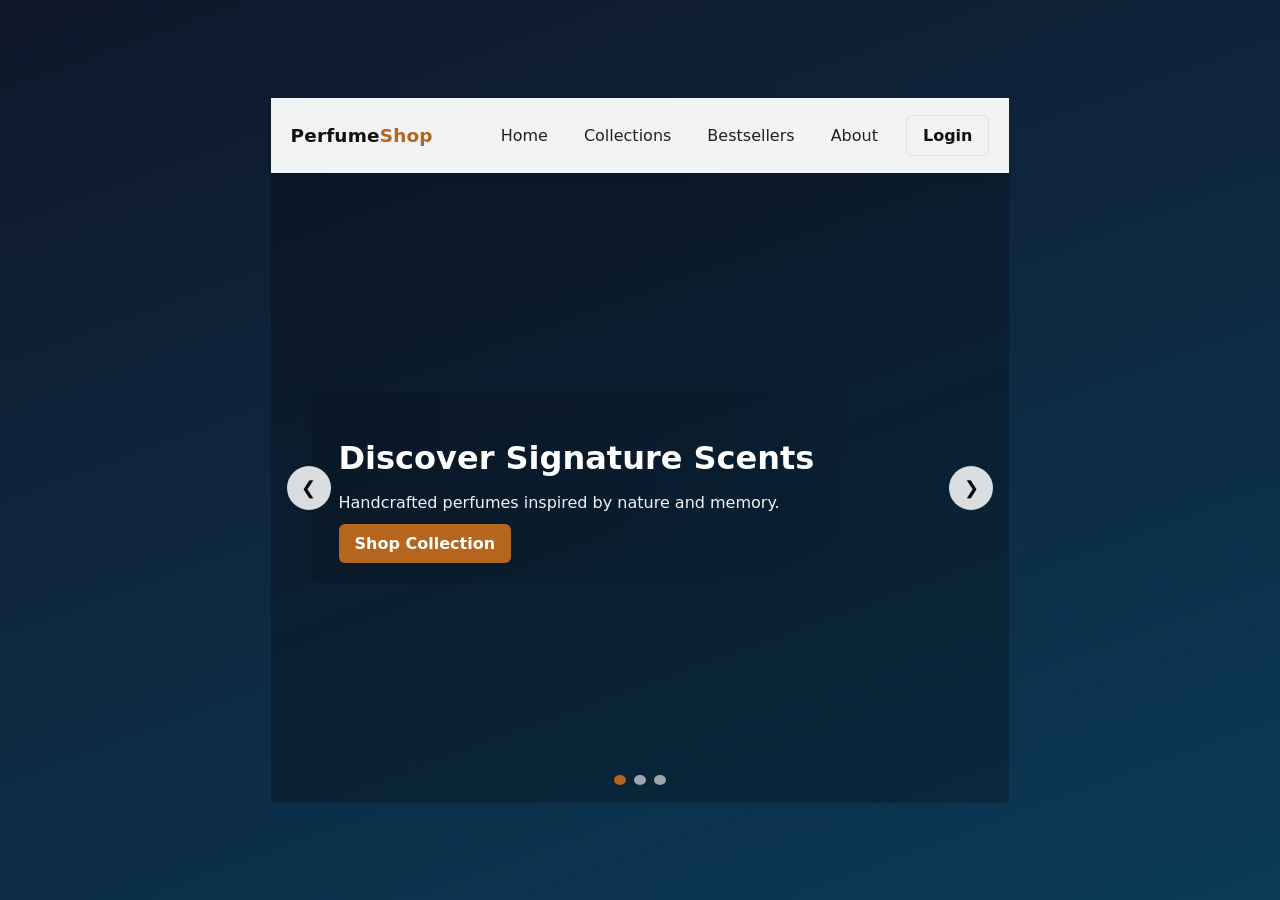
<file: index.html>
<!DOCTYPE html>
<html lang="en">
<head>
	<meta charset="utf-8" />
	<meta name="viewport" content="width=device-width,initial-scale=1" />
	<title>Perfume House - Home</title>
	<link rel="stylesheet" href="styles.css" />
</head>
<body>
	<header class="site-header">
		<nav class="navbar">
			<div class="nav-inner">
				<div class="logo">
					<a href="index.html" class="logo-mark">Perfume<span class="accent">Shop</span></a>
				</div>

				<ul class="nav-links" id="navLinks">
					<li><a href="#">Home</a></li>
					<li><a href="#collections">Collections</a></li>
					<li><a href="#bestsellers">Bestsellers</a></li>
					<li><a href="#about">About</a></li>
				</ul>

				<div class="nav-actions">
					<a class="btn login-btn" href="login.html">Login</a>
					<button class="hamburger" id="hamburger" aria-label="Toggle menu">
						<span></span><span></span><span></span>
					</button>
				</div>
			</div>
		</nav>

		<section class="hero-slider" id="heroSlider" aria-label="Featured perfumes">
			<button class="slide-btn prev" id="prevBtn" aria-label="Previous slide">&#10094;</button>
			<button class="slide-btn next" id="nextBtn" aria-label="Next slide">&#10095;</button>

			<div class="slides">
				<div class="slide active" style="background-image: linear-gradient(rgba(0,0,0,.25), rgba(0,0,0,.25)), url('https://images.unsplash.com/photo-1522335789203-aabd1fc54bc9?auto=format&fit=crop&w=1400&q=80');">
					<div class="slide-content">
						<h1>Discover Signature Scents</h1>
						<p>Handcrafted perfumes inspired by nature and memory.</p>
						<a class="btn cta" href="#collections">Shop Collection</a>
					</div>
				</div>

				<div class="slide" style="background-image: linear-gradient(rgba(0,0,0,.25), rgba(0,0,0,.25)), url('https://images.unsplash.com/photo-1533228100856-6d4c5b3f6b6a?auto=format&fit=crop&w=1400&q=80');">
					<div class="slide-content">
						<h1>Limited Edition</h1>
						<p>Exclusive seasonal blends — limited stock.</p>
						<a class="btn cta" href="#bestsellers">Explore</a>
					</div>
				</div>

				<div class="slide" style="background-image: linear-gradient(rgba(0,0,0,.25), rgba(0,0,0,.25)), url('https://images.unsplash.com/photo-1503602642458-232111445657?auto=format&fit=crop&w=1400&q=80');">
					<div class="slide-content">
						<h1>Personalize Your Fragrance</h1>
						<p>Create a scent that tells your story.</p>
						<a class="btn cta" href="#customize">Customize</a>
					</div>
				</div>
			</div>

			<div class="dots" id="dots" aria-hidden="false"></div>
		</section>
	</header>

	<main>
		<!-- ...existing or future content... -->
	</main>

	<script src="main.js"></script>
</body>
</html>
</file>
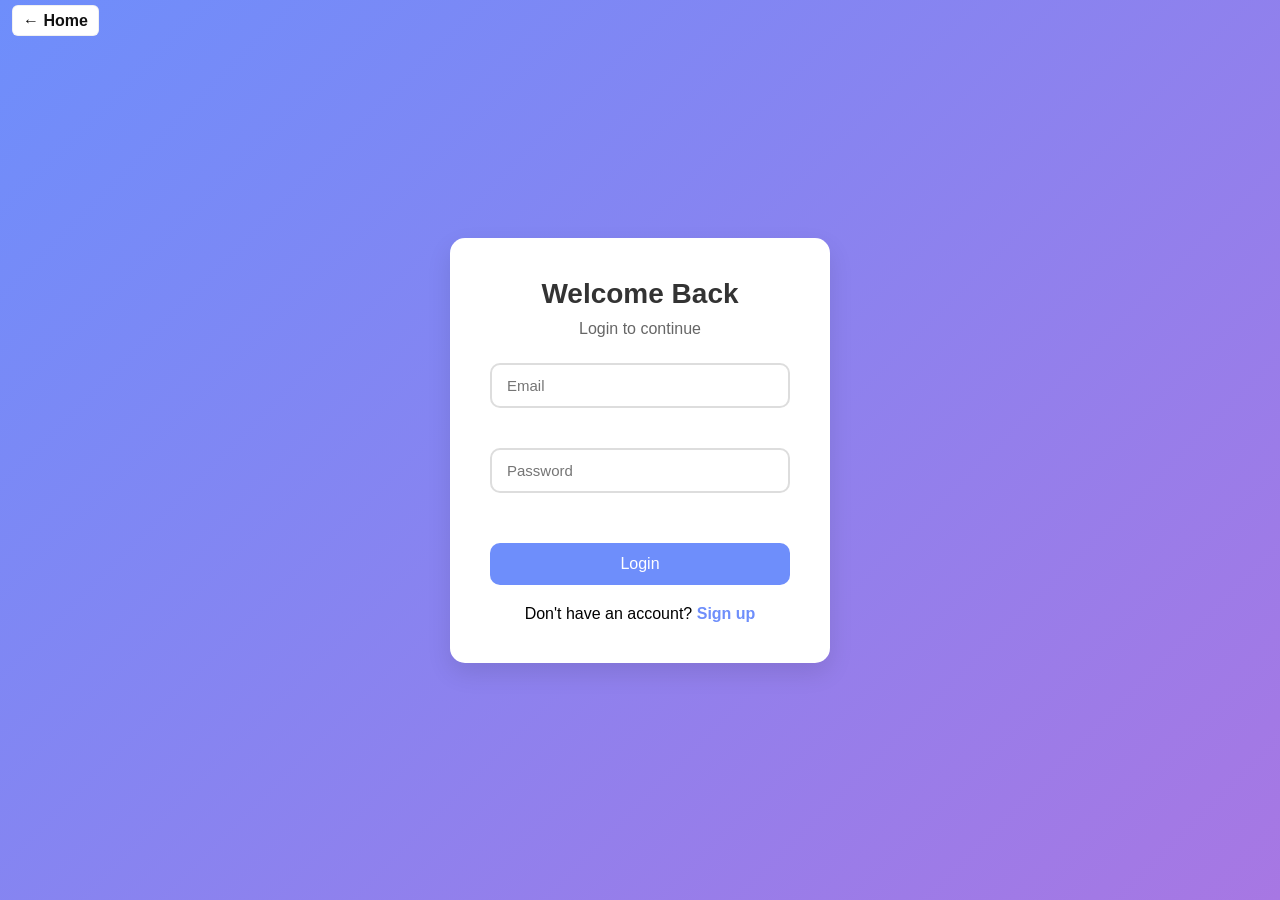
<file: login.html>
<!DOCTYPE html>
<html lang="en">
<head>
    <meta charset="UTF-8">
    <meta name="viewport" content="width=device-width, initial-scale=1.0">
    <title>Creative Login Page</title>
    <link rel="stylesheet" href="login.css">
</head>
<body>
<!-- added small link to return to homepage -->
<p style="position:fixed; top:12px; left:12px; margin:0; z-index:60;">
	<a href="index.html" style="text-decoration:none;color:#111;background:#fff;padding:6px 10px;border-radius:6px;border:1px solid rgba(0,0,0,0.06);font-weight:600;">← Home</a>
</p>

<div class="container">
    <div class="login-box">
        <h2>Welcome Back</h2>
        <p class="subtitle">Login to continue</p>

        <form id="loginForm">
            <div class="input-group">
                <input type="text" id="email" placeholder="Email">
                <small class="error" id="emailError"></small>
            </div>

            <div class="input-group">
                <input type="password" id="password" placeholder="Password">
                <small class="error" id="passwordError"></small>
            </div>

            <button type="submit">Login</button>
        </form>

        <p class="footer-text">Don't have an account? <a href="signup.html">Sign up</a></p>
    </div>
</div>

<script src="app.js"></script>
</body>
</html>
</file>
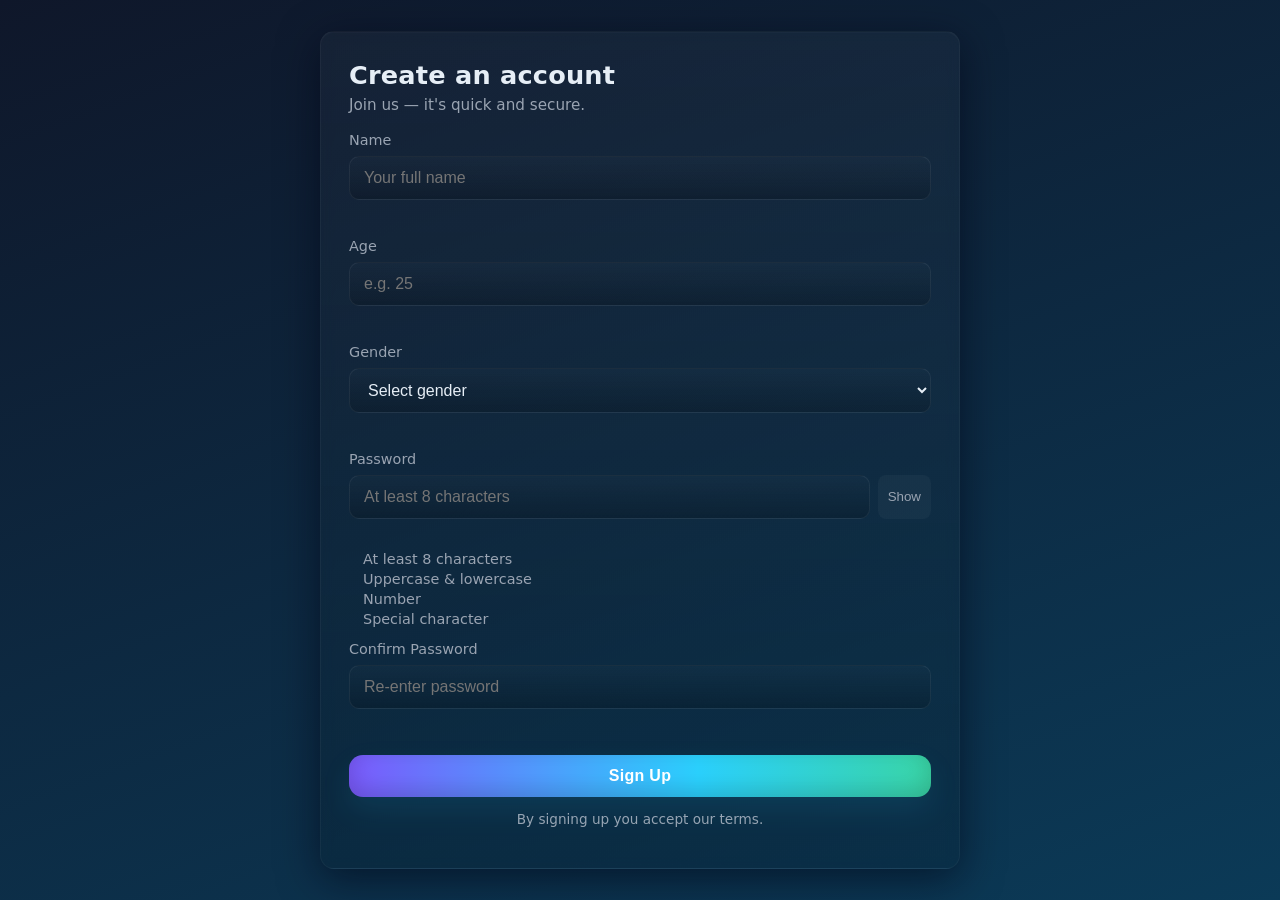
<file: signup.html>
<!doctype html>
<html lang="en">
<head>
	<meta charset="utf-8" />
	<meta name="viewport" content="width=device-width,initial-scale=1" />
	<title>Creative Sign Up</title>
	<link rel="stylesheet" href="styles.css" />
	<!-- ...existing code... -->

	<style>
	/* Attractive submit button override (keeps original styles but enhances look) */
	.submit-btn{
		position:relative;
		overflow:hidden;
		padding:12px 20px;
		border-radius:14px;
		border:none;
		color:#fff;
		font-weight:700;
		letter-spacing:0.3px;
		background:linear-gradient(90deg,#7c5cff 0%, #2bd2ff 60%, #3ad7a8 100%);
		box-shadow:
			0 12px 30px rgba(44,210,255,0.10),
			inset 0 -6px 24px rgba(0,0,0,0.18);
		transition:transform .18s cubic-bezier(.2,.9,.2,1), box-shadow .18s;
		cursor:pointer;
		display:inline-flex;
		align-items:center;
		justify-content:center;
		gap:10px;
		z-index:0;
	}

	.submit-btn .btn-label{ position:relative; z-index:2; }

	/* subtle glossy streak that slides on hover */
	.submit-btn::before{
		content:"";
		position:absolute;
		top:-40%;
		left:-60%;
		width:220%;
		height:200%;
		background:linear-gradient(120deg, rgba(255,255,255,0.18) 0%, rgba(255,255,255,0.06) 40%, rgba(255,255,255,0) 60%);
		transform:translateX(-110%) rotate(12deg);
		transition:transform .6s cubic-bezier(.2,.9,.2,1), opacity .25s;
		opacity:0;
		pointer-events:none;
	}

	.submit-btn:hover{
		transform:translateY(-4px) scale(1.02);
		box-shadow:
			0 22px 48px rgba(43,210,255,0.16),
			inset 0 -8px 28px rgba(0,0,0,0.2);
	}

	.submit-btn:hover::before{
		transform:translateX(-10%) rotate(12deg);
		opacity:1;
	}

	/* keyboard focus */
	.submit-btn:focus{
		outline:3px solid rgba(124,92,255,0.18);
		outline-offset:4px;
		transform:translateY(-2px);
	}

	/* small active press feedback */
	.submit-btn:active{
		transform:translateY(0) scale(.995);
		box-shadow:0 8px 18px rgba(43,210,255,0.08);
	}
	</style>
	<!-- ...existing code... -->
</head>
<body>
	<main class="page">
		<section class="card">
			<h1 class="title">Create an account</h1>
			<p class="subtitle">Join us — it's quick and secure.</p>

			<form id="signupForm" novalidate>
				<label class="field">
					<span class="label-text">Name</span>
					<input type="text" id="name" name="name" placeholder="Your full name" required />
					<small class="error" id="nameError"></small>
				</label>

				<label class="field">
					<span class="label-text">Age</span>
					<input type="number" id="age" name="age" placeholder="e.g. 25" min="0" required />
					<small class="error" id="ageError"></small>
				</label>

				<label class="field">
					<span class="label-text">Gender</span>
					<select id="gender" name="gender" required>
						<option value="">Select gender</option>
						<option value="male">Male</option>
						<option value="female">Female</option>
						<option value="other">Other</option>
						<option value="prefer_not">Prefer not to say</option>
					</select>
					<small class="error" id="genderError"></small>
				</label>

				<label class="field">
					<span class="label-text">Password</span>
					<div class="password-wrap">
						<input type="password" id="password" name="password" placeholder="At least 8 characters" required />
						<button type="button" id="togglePwd" class="toggle" aria-label="Show password">Show</button>
					</div>
					<small class="error" id="passwordError"></small>
					<ul class="pw-rules" id="pwRules">
						<li data-valid="false">At least 8 characters</li>
						<li data-valid="false">Uppercase & lowercase</li>
						<li data-valid="false">Number</li>
						<li data-valid="false">Special character</li>
					</ul>
				</label>

				<label class="field">
					<span class="label-text">Confirm Password</span>
					<input type="password" id="confirmPassword" name="confirmPassword" placeholder="Re-enter password" required />
					<small class="error" id="confirmError"></small>
				</label>

				<!-- changed: use inner span for layered label -->
				<button class="submit-btn" id="submitBtn" type="submit">
					<span class="btn-label">Sign Up</span>
				</button>
			</form>

			<p class="foot">By signing up you accept our terms.</p>
		</section>
	</main>

	<script src="script.js" defer></script>
</body>
</html>
</file>
<file: styles.css>
:root{
	--bg1:#0f172a;
	--bg2:#0b3a57;
	--card:#0f1724;
	--accent:#7c5cff;
	--accent-2:#2bd2ff;
	--muted:#9aa4b2;
	--success:#24c27a;
	--danger:#ff6b6b;
	font-family:Inter,system-ui,Segoe UI,Roboto,"Helvetica Neue",Arial;
}

*{box-sizing:border-box}
html,body{height:100%;margin:0}
body{
	background:linear-gradient(160deg,var(--bg1),var(--bg2));
	color:#e6eef6;
	display:flex;
	align-items:center;
	justify-content:center;
	padding:32px;
}

.page{width:100%;max-width:980px}

.card{
	background:linear-gradient(180deg, rgba(255,255,255,0.03), rgba(0,0,0,0.12));
	backdrop-filter: blur(6px);
	border-radius:14px;
	padding:28px;
	box-shadow: 0 10px 40px rgba(2,6,23,0.6), inset 0 1px 0 rgba(255,255,255,0.02);
	border:1px solid rgba(255,255,255,0.04);
	max-width:640px;
	margin:0 auto;
}

.title{margin:0 0 6px;font-size:1.6rem;letter-spacing:0.2px}
.subtitle{margin:0 0 18px;color:var(--muted);font-size:0.95rem}

.field{display:block;margin-bottom:14px}
.label-text{display:block;margin-bottom:8px;color:var(--muted);font-size:0.9rem}

input[type="text"],
input[type="password"],
input[type="number"],
select{
	width:100%;
	padding:12px 14px;
	border-radius:10px;
	border:1px solid rgba(255,255,255,0.06);
	background:linear-gradient(180deg, rgba(255,255,255,0.02), rgba(0,0,0,0.18));
	color:inherit;
	font-size:1rem;
	outline:none;
	transition:box-shadow 0.15s, border-color 0.15s, transform 0.07s;
}

input:focus, select:focus{
	box-shadow:0 6px 18px rgba(124,92,255,0.12);
	border-color:rgba(124,92,255,0.7);
	transform:translateY(-1px);
}

.password-wrap{display:flex;gap:8px}
.password-wrap .toggle{
	padding:8px 10px;border-radius:8px;border:none;background:rgba(255,255,255,0.03);color:var(--muted);cursor:pointer;
}
.password-wrap .toggle:hover{background:rgba(255,255,255,0.04)}

.pw-rules{list-style:none;margin:8px 0 0;padding-left:14px;color:var(--muted);font-size:0.9rem}
.pw-rules li{margin:4px 0}
.pw-rules li[data-valid="true"]{color:var(--success)}

.error{display:block;height:18px;margin-top:6px;color:var(--danger);font-size:0.85rem}

.submit-btn{
	width:100%;
	margin-top:8px;
	padding:12px 14px;border-radius:12px;border:none;
	background:linear-gradient(90deg,var(--accent),var(--accent-2));
	color:white;font-weight:600;font-size:1rem;cursor:pointer;
	box-shadow:0 8px 24px rgba(44,210,255,0.08);
}

.foot{color:var(--muted);font-size:0.85rem;margin-top:14px;text-align:center}

/* validation states */
input.invalid{border-color:var(--danger)}
input.valid{border-color:var(--success)}

/* Navbar */
.navbar { width:100%; background: rgba(255,255,255,0.95); position: sticky; top:0; z-index:50; backdrop-filter: blur(4px); box-shadow: 0 1px 6px rgba(0,0,0,0.06); }
.nav-inner { max-width:1200px; margin:0 auto; display:flex; align-items:center; justify-content:space-between; padding:12px 20px; gap:20px; }

.logo-mark { font-weight:700; font-size:1.15rem; letter-spacing:0.2px; color:#111; text-decoration:none; }
.logo-mark .accent { color:#b5651d; font-weight:800; }

/* Center links */
.nav-links { list-style:none; display:flex; gap:20px; margin-left:auto; margin-right:auto; }
.nav-links li a { text-decoration:none; color:#222; padding:6px 8px; transition:color .15s, transform .12s; }
.nav-links li a:hover { color:#b5651d; transform:translateY(-2px); }

/* Right actions */
.nav-actions { display:flex; align-items:center; gap:12px; }
.btn { display:inline-block; padding:10px 16px; border-radius:6px; text-decoration:none; font-weight:600; }
.login-btn { background:transparent; border:1px solid rgba(0,0,0,0.08); color:#111; }
.login-btn:hover { border-color:#b5651d; color:#b5651d; }

/* Hamburger (hidden on desktop) */
.hamburger { display:none; width:36px; height:36px; background:transparent; border:0; cursor:pointer; align-items:center; justify-content:center; }
.hamburger span { display:block; height:2px; background:#222; margin:5px 0; width:20px; border-radius:2px; }

/* Slider */
.hero-slider { position:relative; height:70vh; min-height:420px; overflow:hidden; }
.slides { height:100%; position:relative; }
.slide { position:absolute; inset:0; background-size:cover; background-position:center; display:flex; align-items:center; justify-content:flex-start; padding:40px; opacity:0; transform:scale(1.02); transition:opacity .6s ease, transform .6s ease; }
.slide.active { opacity:1; transform:scale(1); z-index:2; }

/* slide text */
.slide-content { color:#fff; max-width:650px; background:linear-gradient(90deg, rgba(0,0,0,.15), rgba(0,0,0,.05)); padding:20px 28px; border-radius:8px; }
.slide-content h1 { font-size:2rem; margin-bottom:8px; }
.slide-content p { margin-bottom:12px; opacity:0.95; }

/* CTA */
.btn.cta { background:#b5651d; color:#fff; border:0; }
.btn.cta:hover { filter:brightness(.95); }

/* Arrows */
.slide-btn { position:absolute; top:50%; transform:translateY(-50%); background:rgba(255,255,255,0.85); border:0; width:44px; height:44px; border-radius:50%; display:flex; align-items:center; justify-content:center; cursor:pointer; z-index:5; font-size:18px; }
.slide-btn.prev { left:16px; }
.slide-btn.next { right:16px; }

/* Dots */
.dots { position:absolute; left:50%; transform:translateX(-50%); bottom:18px; display:flex; gap:8px; z-index:6; }
.dots button { width:10px; height:10px; border-radius:50%; border:0; background:rgba(255,255,255,0.6); cursor:pointer; }
.dots button.active { background:#b5651d; }

/* responsive */
@media (max-width:520px){
	.card{padding:20px;border-radius:12px}
	.title{font-size:1.25rem}
	.password-wrap{flex-direction:row}
}

@media (max-width: 900px) {
	.nav-links { gap:12px; font-size:0.95rem; }
	.hero-slider { height:56vh; min-height:360px; }
	.slide-content h1 { font-size:1.5rem; }
	.hamburger { display:flex; }
	.nav-links { position: absolute; left:0; right:0; top:64px; background:rgba(255,255,255,0.98); flex-direction:column; gap:0; display:none; padding:8px 12px; box-shadow:0 6px 20px rgba(0,0,0,0.08); }
	.nav-links.open { display:flex; }
	.nav-links li { border-bottom:1px solid rgba(0,0,0,0.04); width:100%; }
	.nav-links li a { padding:12px 8px; display:block; }
	.nav-actions { gap:8px; }
}

/* small devices */
@media (max-width: 480px) {
	.nav-inner { padding:10px 12px; }
	.slide-content { padding:14px; }
	.slide-content h1 { font-size:1.25rem; }
	.slide-content p { display:none; }
	.btn.cta { padding:8px 12px; font-size:0.95rem; }
}
</file>
<file: login.css>
* {
    margin: 0;
    padding: 0;
    box-sizing: border-box;
    font-family: "Poppins", sans-serif;
}

body {
    background: linear-gradient(135deg, #6e8efb, #a777e3);
    height: 100vh;
    display: flex;
    justify-content: center;
    align-items: center;
}
/* sadfasdf */

.container {
    width: 100%;
    padding: 20px;
}

.login-box {
    background: #fff;
    padding: 40px;
    border-radius: 15px;
    max-width: 380px;
    margin: auto;
    box-shadow: 0 10px 25px rgba(0,0,0,0.1);
    animation: fadeIn 0.7s ease-in-out;
}

.login-box h2 {
    text-align: center;
    margin-bottom: 10px;
    font-size: 28px;
    color: #333;
}

.subtitle {
    text-align: center;
    margin-bottom: 25px;
    color: #666;
}

.input-group {
    margin-bottom: 20px;
}

.input-group input {
    width: 100%;
    padding: 12px 15px;
    border: 2px solid #ddd;
    border-radius: 10px;
    font-size: 15px;
    transition: 0.3s;
}

.input-group input:focus {
    border-color: #6e8efb;
    outline: none;
}

.error {
    color: red;
    font-size: 13px;
    margin-top: 5px;
    display: block;
    height: 15px;
}

button {
    width: 100%;
    padding: 12px;
    background: #6e8efb;
    border: none;
    border-radius: 10px;
    color: white;
    font-size: 16px;
    cursor: pointer;
    margin-top: 10px;
    transition: 0.3s;
}

button:hover {
    background: #5a74d8;
}

.footer-text {
    text-align: center;
    margin-top: 20px;
}

.footer-text a {
    color: #6e8efb;
    text-decoration: none;
    font-weight: 600;
}

/* ✨ Fade Animation */
@keyframes fadeIn {
    from { opacity: 0; transform: translateY(20px); }
    to { opacity: 1; transform: translateY(0); }
}

/* 📱 Responsive */
@media (max-width: 480px) {
    .login-box {
        padding: 30px;
    }
}
</file>
